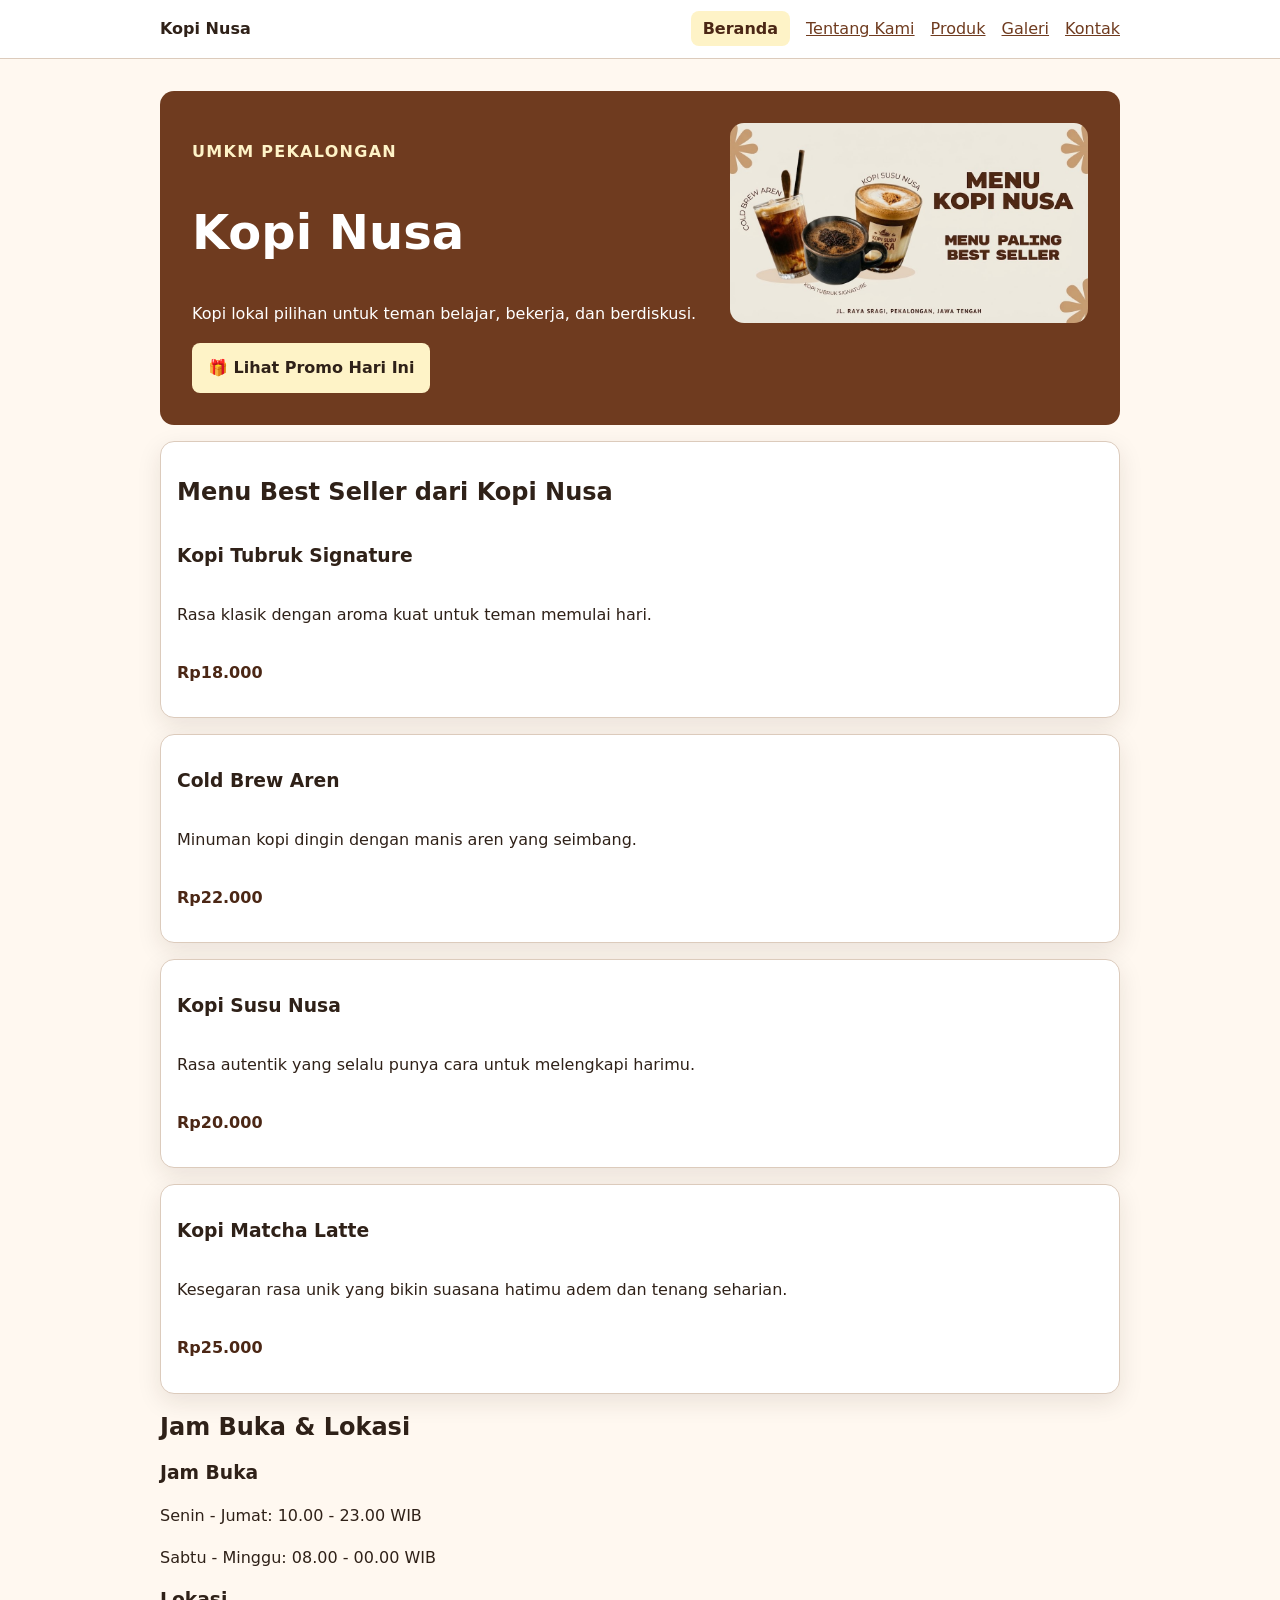
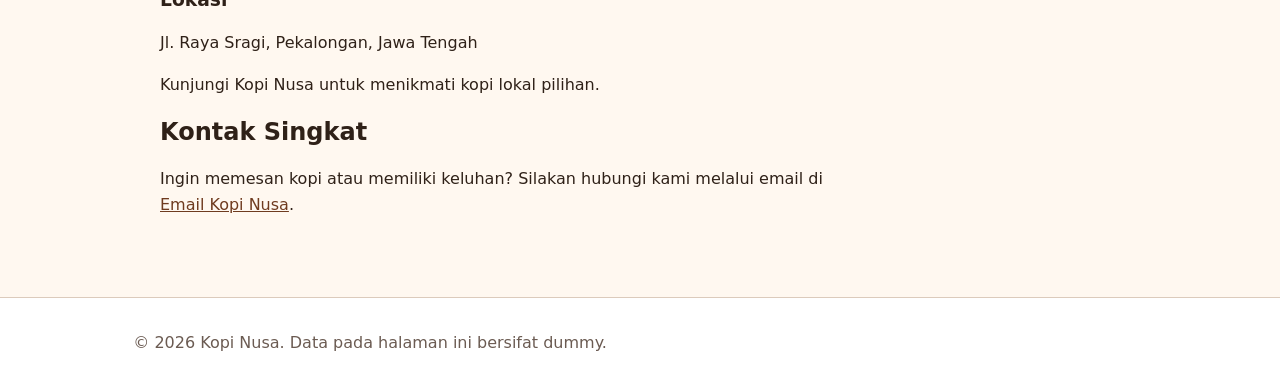
<file: index.html>
<!doctype html>
<html lang="id">
    <head>
        <meta charset="UTF-8">
        <meta name="viewport" content="width=device-width, initial-scale=1">
        <title>Kopi Nusa - Website UMKM</title>
        <link rel="stylesheet" href="css/style.css">
        <script src="js/app.js" defer></script>
     </head>
    <body>
  <a class="skip-link" href="#konten">Lewati ke konten utama</a>
  <header class="site-header">
   <nav class="nav" aria-label="Navigasi utama">
    <a class="brand" href="index.html">Kopi Nusa</a>

    <button class="nav-toggle" id="navToggle"
        type="button"
        aria-label="Buka menu navigasi"
        aria-expanded="false">
        <span></span>
        <span></span>
        <span></span>
    </button>

    <ul id="navMenu">
        <li><a aria-current="page" href="index.html">Beranda</a></li>
        <li><a href="tentang.html">Tentang Kami</a></li>
        <li><a href="produk.html">Produk</a></li>
        <li><a href="galeri.html">Galeri</a></li>
        <li><a href="kontak.html">Kontak</a></li>
    </ul>
</nav>
  </header>

  <main id="konten" class="page">
      <section class="hero" aria-labelledby="hero-title">
  <div class="hero-content">
    <p class="eyebrow">UMKM Pekalongan</p>
    <h1 id="hero-title">Kopi Nusa</h1>
    <p>Kopi lokal pilihan untuk teman belajar, bekerja, dan berdiskusi.</p>
    
    <button id="promoButton" type="button">🎁 Lihat Promo Hari Ini</button>
    <p class="promo-text">🎉 Promo Beli 2 Gratis 1, khusus hari ini!</p>
  </div>

  <img class="hero-image" src="assets/images/kopi-nusa.jpeg"
     width="640" height="360"
     alt="Tiga minuman Kopi Nusa yaitu Cold Brew Aren, Kopi Susu Nusa, dan Kopi Tubruk Signature">
</section>

            <div class="product-list">
  <article class="product-card">
    <h2>Menu Best Seller dari Kopi Nusa</h2>
    <h3>Kopi Tubruk Signature</h3>
    <p>Rasa klasik dengan aroma kuat untuk teman memulai hari.</p>
    <p class="price">Rp18.000</p>
  </article>
  <article class="product-card">
    <h3>Cold Brew Aren</h3>
    <p>Minuman kopi dingin dengan manis aren yang seimbang.</p>
    <p class="price">Rp22.000</p>
  </article>
  <article class="product-card">
    <h3>Kopi Susu Nusa</h3>
    <p>Rasa autentik yang selalu punya cara untuk melengkapi harimu.</p>
    <p class="price">Rp20.000</p>
  </article>
   <article class="product-card">
    <h3>Kopi Matcha Latte</h3>
    <p>Kesegaran rasa unik yang bikin suasana hatimu adem dan tenang seharian.</p>
    <p class="price">Rp25.000</p>
  </article>
</div>

            <section class="info-section" aria-labelledby="info-title">
                <h2 id="info-title">Jam Buka & Lokasi</h2>

                    <section class="info-container">
                    <section class="info-card">
                    <h3>Jam Buka</h3>
                    <p>Senin - Jumat: 10.00 - 23.00 WIB</p>
                    <p>Sabtu - Minggu: 08.00 - 00.00 WIB</p>
                </section>

                <section class="info-card">
                    <h3>Lokasi</h3>
                    <p>Jl. Raya Sragi, Pekalongan, Jawa Tengah</p>
                     <p>Kunjungi Kopi Nusa untuk menikmati kopi lokal pilihan.</p>
                </section>
                
                </section>
            </section>
            <section id="kontak" class="contact">
    <h2>Kontak Singkat</h2>
    <p>
        Ingin memesan kopi atau memiliki keluhan? Silakan hubungi kami melalui email di
        <a href="mailto:kopinusasragi@gmail.com">Email Kopi Nusa</a>.
    </p>
</section>
        </main>

<footer class="site-footer">
    <p>&copy; 2026 Kopi Nusa. Data pada halaman ini bersifat dummy.</p>
</footer>

<script src="js/script.js"></script>
    </body>
</html>
</file>
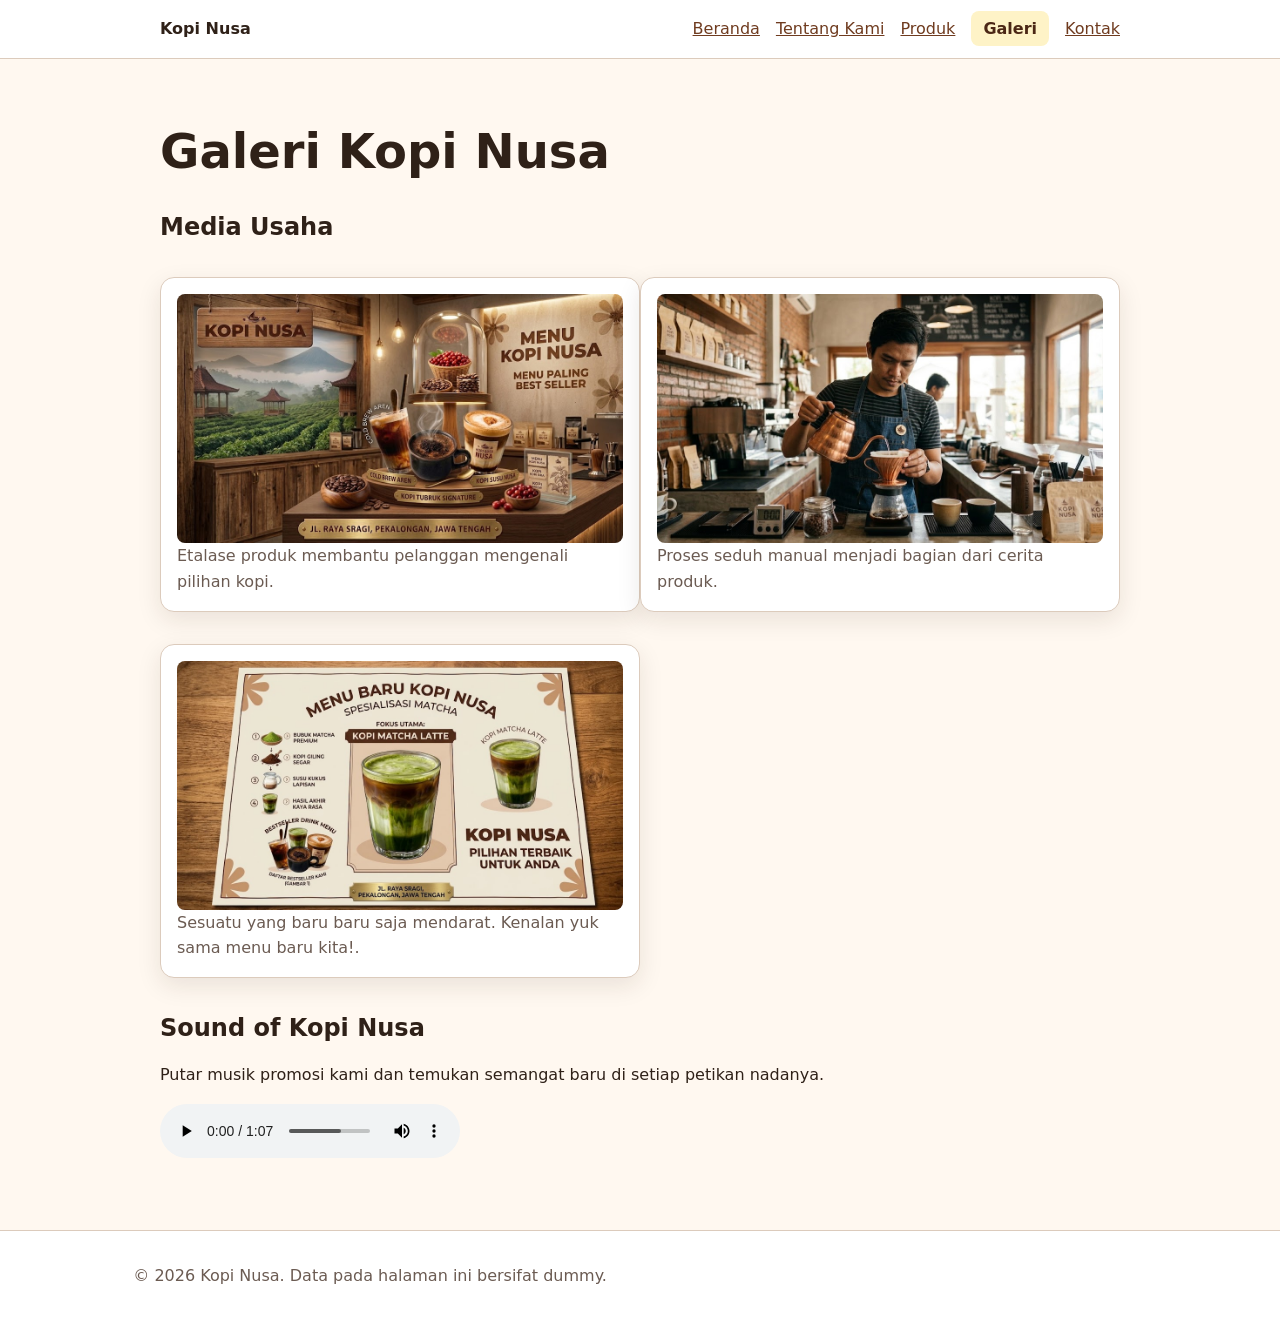
<file: galeri.html>
<!doctype html>
<html lang="id">
  <head>
    <meta charset="utf-8" />
    <meta name="viewport" content="width=device-width, initial-scale=1" />
    <title>Produk Kopi Nusa - Website UMKM</title>
    <link rel="stylesheet" href="css/style.css" />
    <script src="js/app.js" defer></script>
  </head>
   <script src="js/app.js" defer></script>
  <body>
    <a class="skip-link" href="#konten">Lewati ke konten utama</a>
    
    <header class="site-header">
  <nav class="nav" aria-label="Navigasi utama">
    <a class="brand" href="index.html">Kopi Nusa</a>

    <button class="nav-toggle" id="navToggle"
        type="button"
        aria-label="Buka menu navigasi"
        aria-expanded="false">
        <span></span>
        <span></span>
        <span></span>
    </button>

    <ul id="navMenu">
        <li><a href="index.html">Beranda</a></li>
        <li><a href="tentang.html">Tentang Kami</a></li>
        <li><a href="produk.html">Produk</a></li>
        <li><a aria-current="page" href="galeri.html">Galeri</a></li>
        <li><a href="kontak.html">Kontak</a></li>
    </ul>
</nav>
    </header>

    <main id="konten" class="page">
      <h1>Galeri Kopi Nusa</h1>
      
      <section aria-labelledby="media-title">
        <h2 id="media-title">Media Usaha</h2>
        
        <div class="gallery-grid">
          <figure class="media-card">
            <img src="assets/images/etalase-lur.jpeg" width="640" height="360" loading="lazy" alt="Etalase Kopi Nusa berisi kemasan kopi lokal" />
            <figcaption>Etalase produk membantu pelanggan mengenali pilihan kopi.</figcaption>
          </figure>
          
          <figure class="media-card">
            <img src="assets/images/seduh-kopi.jpeg" width="640" height="360" loading="lazy" alt="Barista menuang air panas ke dripper kopi" />
            <figcaption>Proses seduh manual menjadi bagian dari cerita produk.</figcaption>
          </figure>
          
          <figure class="media-card">
            <img src="assets/images/matcha.jpeg" width="640" height="360" loading="lazy" alt="Menu baru bagi pecinta matcha" />
            <figcaption>Sesuatu yang baru baru saja mendarat. Kenalan yuk sama menu baru kita!.</figcaption>
          </figure>
        </div> <!-- Penutup gallery-grid -->
      </section> <!-- Penutup section media-title -->

      <section aria-labelledby="audio-title">
        <h2 id="audio-title">Sound of Kopi Nusa</h2>
        <p id="audio-note">Putar musik promosi kami dan temukan semangat baru di setiap petikan nadanya.</p>
        <audio controls aria-describedby="audio-note" src="assets/audio/Satu_Cangkir_Kopi_Nusa.mp3">
          Browser Anda tidak mendukung pemutar audio.
        </audio>
      </section> <!-- Penutup section audio-title -->
    </main> <!-- Penutup main #konten -->

    <footer class="site-footer">
      <p>&copy; 2026 Kopi Nusa. Data pada halaman ini bersifat dummy.</p>
    </footer>
  </body>
</html>
</file>
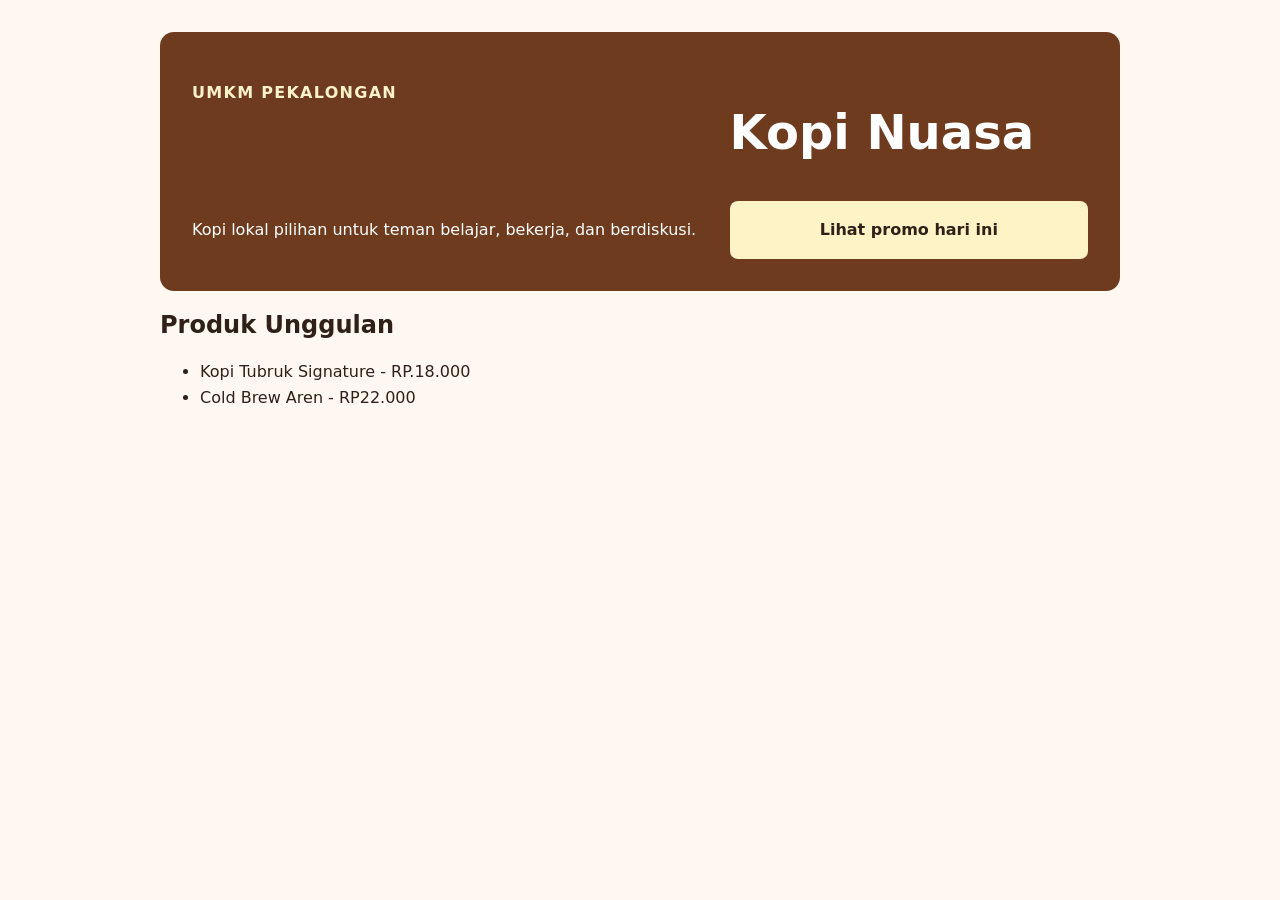
<file: indeks.html>
<!DOCTYPE html>
<html lang="id">
<head>
    <meta charset="UTF-8">
    <meta name="viewport" content="width=device-width, initial-scale=1.0">
    <title>Kopi Nusa - Website UMKM </title>
    <link rel="stylesheet" href="css/style.css">
</head>
<body>
    <main class="page">
        <section class="hero">
            <p class="eyebrow">UMKM Pekalongan</p>
            <h1>Kopi Nuasa</h1>
            <p>Kopi lokal pilihan untuk teman belajar, bekerja, dan berdiskusi.</p>
            <button id="promoButton" type="button">Lihat promo hari ini</button>
        </section>
        
        <section aria-labelledby="produk-title">
            <h2 id="produk-title">Produk Unggulan</h2>
            <ul class="products">
                <li> Kopi Tubruk Signature - RP.18.000</li>
                <li>Cold Brew Aren - RP22.000</li>
            </ul>
        </section>
    </main>
    <script src="js/script.js"></script>
</body>
</html>
</file>
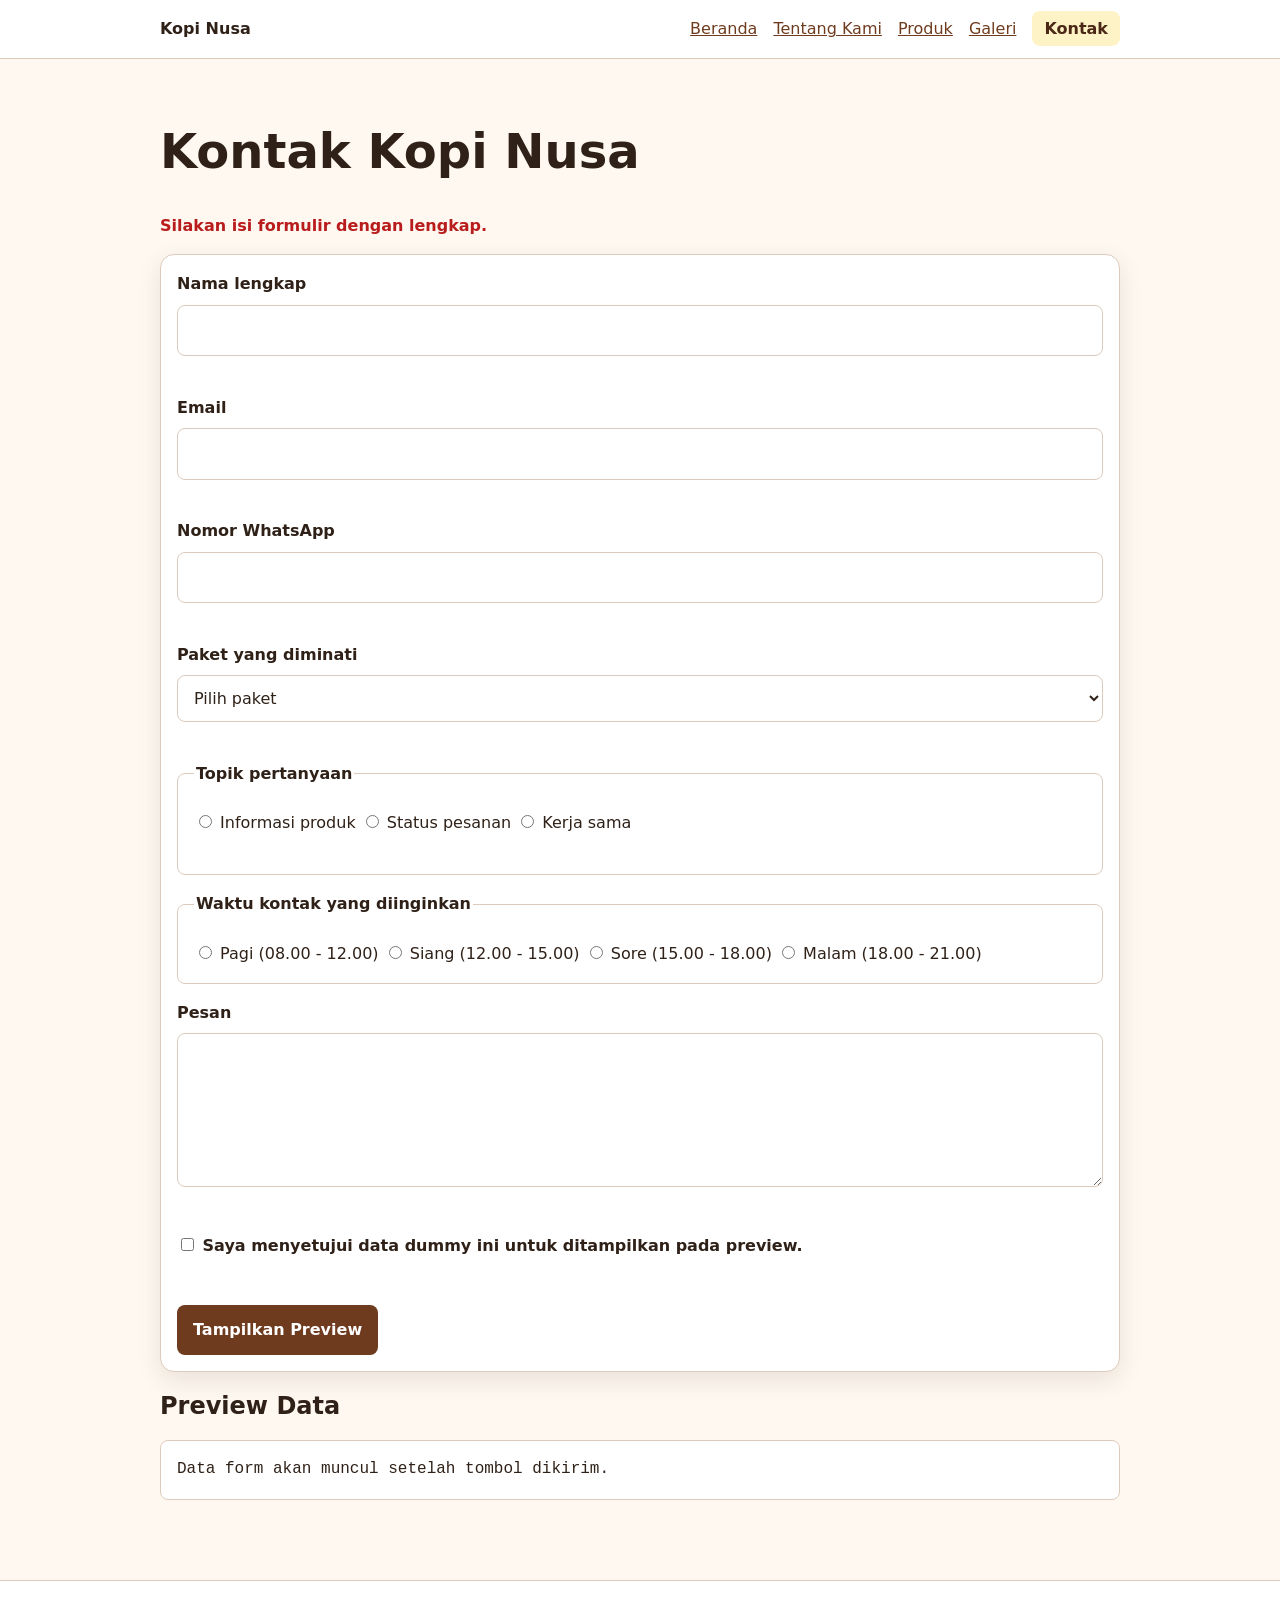
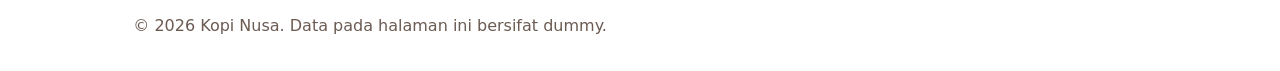
<file: kontak.html>
<!doctype html>
<html lang="id">
  <head>
    <meta charset="utf-8" />
    <meta name="viewport" content="width=device-width, initial-scale=1" />
    <title>Kontak Kopi Nusa - Website UMKM</title>
    <link rel="stylesheet" href="css/style.css" />
  </head>
    <script src="js/app.js" defer></script>
    <script src="js/form.js" defer></script>
    <script src="js/newsletter.js" defer></script>
  <body>
    <a class="skip-link" href="#konten">Lewati ke konten utama</a>
    <header class="site-header">
     <nav class="nav" aria-label="Navigasi utama">
    <a class="brand" href="index.html">Kopi Nusa</a>

    <button class="nav-toggle" id="navToggle"
        type="button"
        aria-label="Buka menu navigasi"
        aria-expanded="false">
        <span></span>
        <span></span>
        <span></span>
    </button>

    <ul id="navMenu">
        <li><a href="index.html">Beranda</a></li>
        <li><a href="tentang.html">Tentang Kami</a></li>
        <li><a href="produk.html">Produk</a></li>
        <li><a href="galeri.html">Galeri</a></li>
        <li><a aria-current="page" href="kontak.html">Kontak</a></li>
    </ul>
</nav>
    </header>
    <main id="konten" class="page">
      <h1>Kontak Kopi Nusa</h1>
     <p id="form-feedback" class="form-feedback" aria-live="polite">
  Silakan isi formulir dengan lengkap.
</p>

<form id="form-kontak" action="#" method="post" novalidate>

  <div class="field">
    <label for="nama">Nama lengkap</label>
    <input id="nama" name="nama" type="text"
      autocomplete="name" required minlength="3"
      aria-describedby="nama-error" />
    <p id="nama-error" class="field-error" aria-live="polite"></p>
  </div>

  <div class="field">
    <label for="email">Email</label>
    <input id="email" name="email" type="email"
      autocomplete="email" required
      aria-describedby="email-error" />
    <p id="email-error" class="field-error" aria-live="polite"></p>
  </div>

  <div class="field">
    <label for="telepon">Nomor WhatsApp</label>
    <input id="telepon" name="telepon" type="tel"
      required pattern="[0-9]{10,14}"
      aria-describedby="telepon-error" />
    <p id="telepon-error" class="field-error" aria-live="polite"></p>
  </div>

  <div class="field">
    <label for="paket">Paket yang diminati</label>
    <select id="paket" name="paket" required
      aria-describedby="paket-error">
      <option value="">Pilih paket</option>
      <option value="rumahan">Paket rumahan</option>
      <option value="kantor">Paket kantor</option>
      <option value="reseller">Paket reseller</option>
    </select>
    <p id="paket-error" class="field-error" aria-live="polite"></p>
  </div>

  <fieldset aria-describedby="topik-error">
    <legend>Topik pertanyaan</legend>
    <label><input type="radio" name="topik" value="produk" required /> Informasi produk</label>
    <label><input type="radio" name="topik" value="pesanan" /> Status pesanan</label>
    <label><input type="radio" name="topik" value="kerja-sama" /> Kerja sama</label>
    <p id="topik-error" class="field-error" aria-live="polite"></p>
  </fieldset>

  <fieldset>
    <legend>Waktu kontak yang diinginkan</legend>
    <label><input type="radio" name="waktu_kontak" value="pagi" required /> Pagi (08.00 - 12.00)</label>
    <label><input type="radio" name="waktu_kontak" value="siang" /> Siang (12.00 - 15.00)</label>
    <label><input type="radio" name="waktu_kontak" value="sore" /> Sore (15.00 - 18.00)</label>
    <label><input type="radio" name="waktu_kontak" value="malam" /> Malam (18.00 - 21.00)</label>
  </fieldset>

  <div class="field">
    <label for="pesan">Pesan</label>
    <textarea id="pesan" name="pesan" rows="5"
      required minlength="20"
      aria-describedby="pesan-error"></textarea>
    <p id="pesan-error" class="field-error" aria-live="polite"></p>
  </div>

  <div class="field">
    <label>
      <input type="checkbox" id="setuju" name="setuju" required />
      Saya menyetujui data dummy ini untuk ditampilkan pada preview.
    </label>
    <p id="setuju-error" class="field-error" aria-live="polite"></p>
  </div>

  <button type="submit">Tampilkan Preview</button>
</form>

<section aria-labelledby="preview-title">
  <h2 id="preview-title">Preview Data</h2>
  <pre id="preview-form" aria-live="polite">Data form akan muncul setelah tombol dikirim.</pre>
</section>
    </main>
    <footer class="site-footer">
      <p>&copy; 2026 Kopi Nusa. Data pada halaman ini bersifat dummy.</p>
    </footer>
  </body>
</html>
</file>
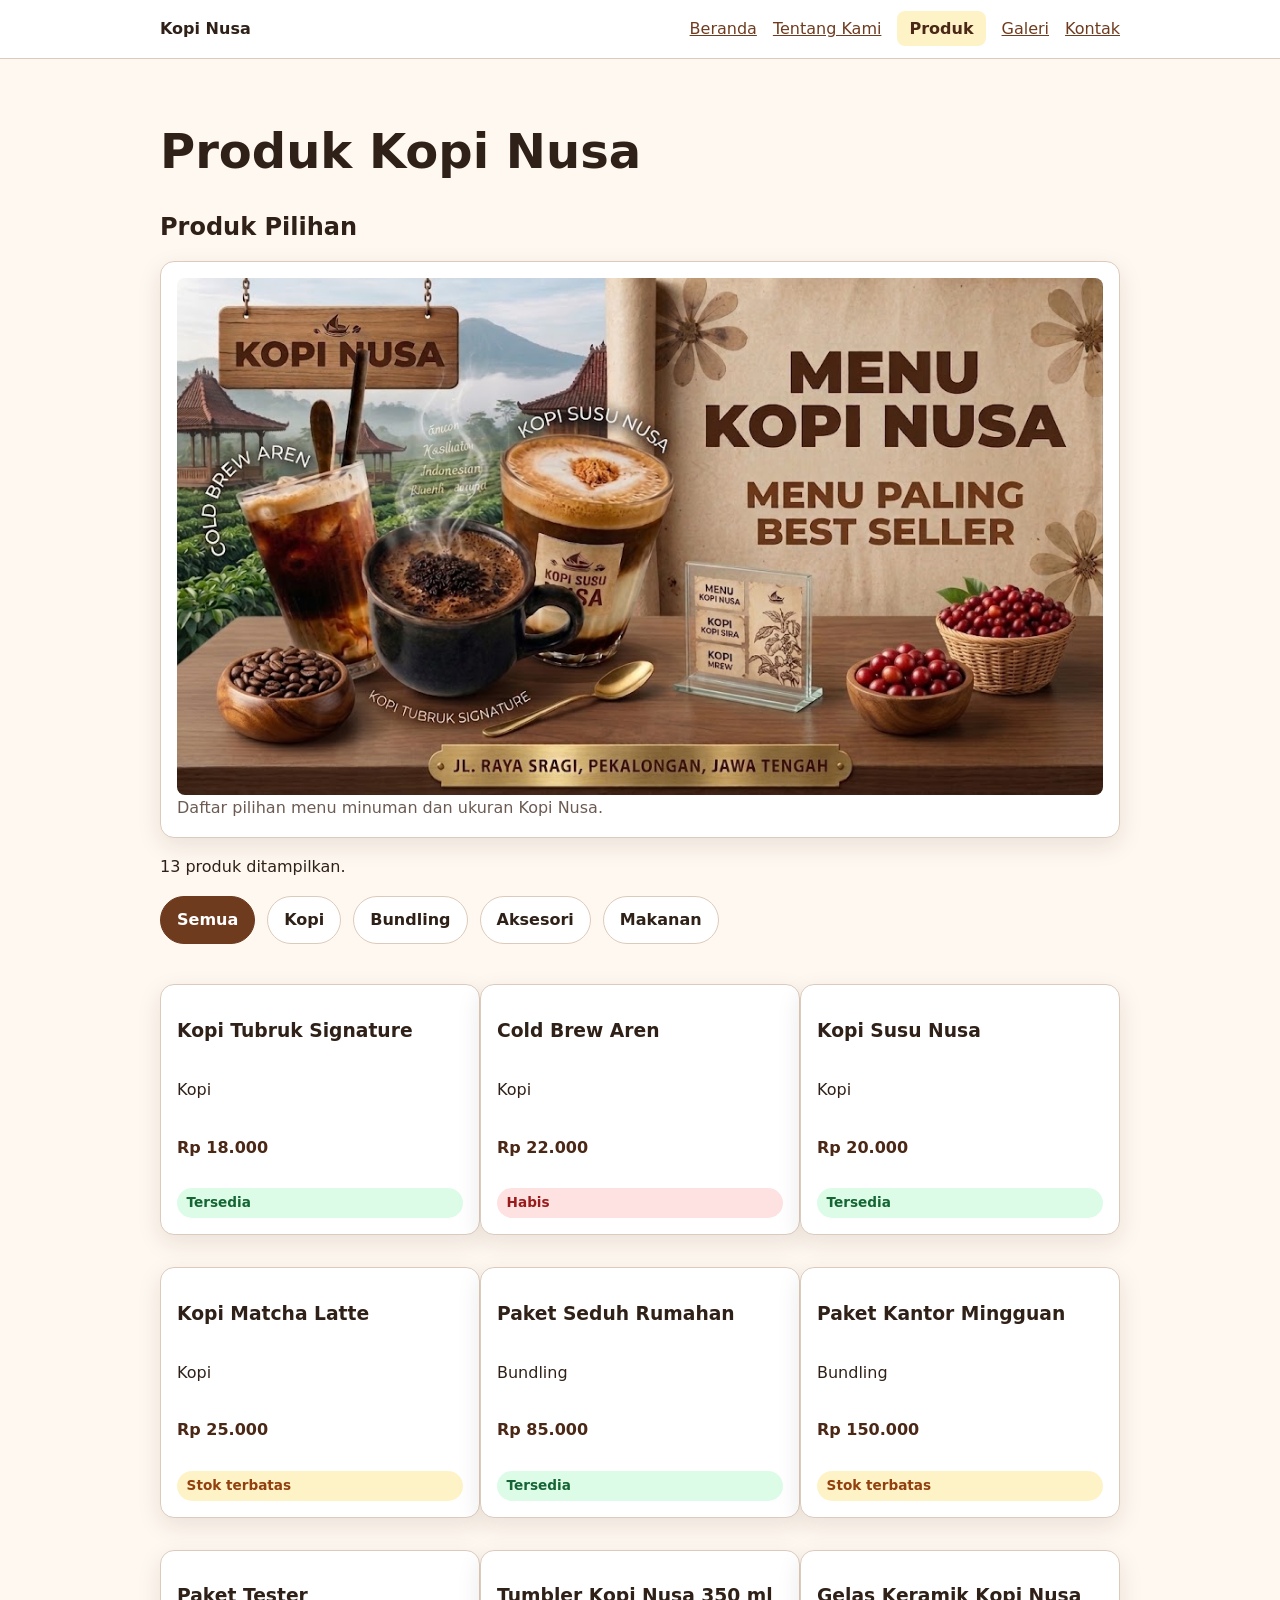
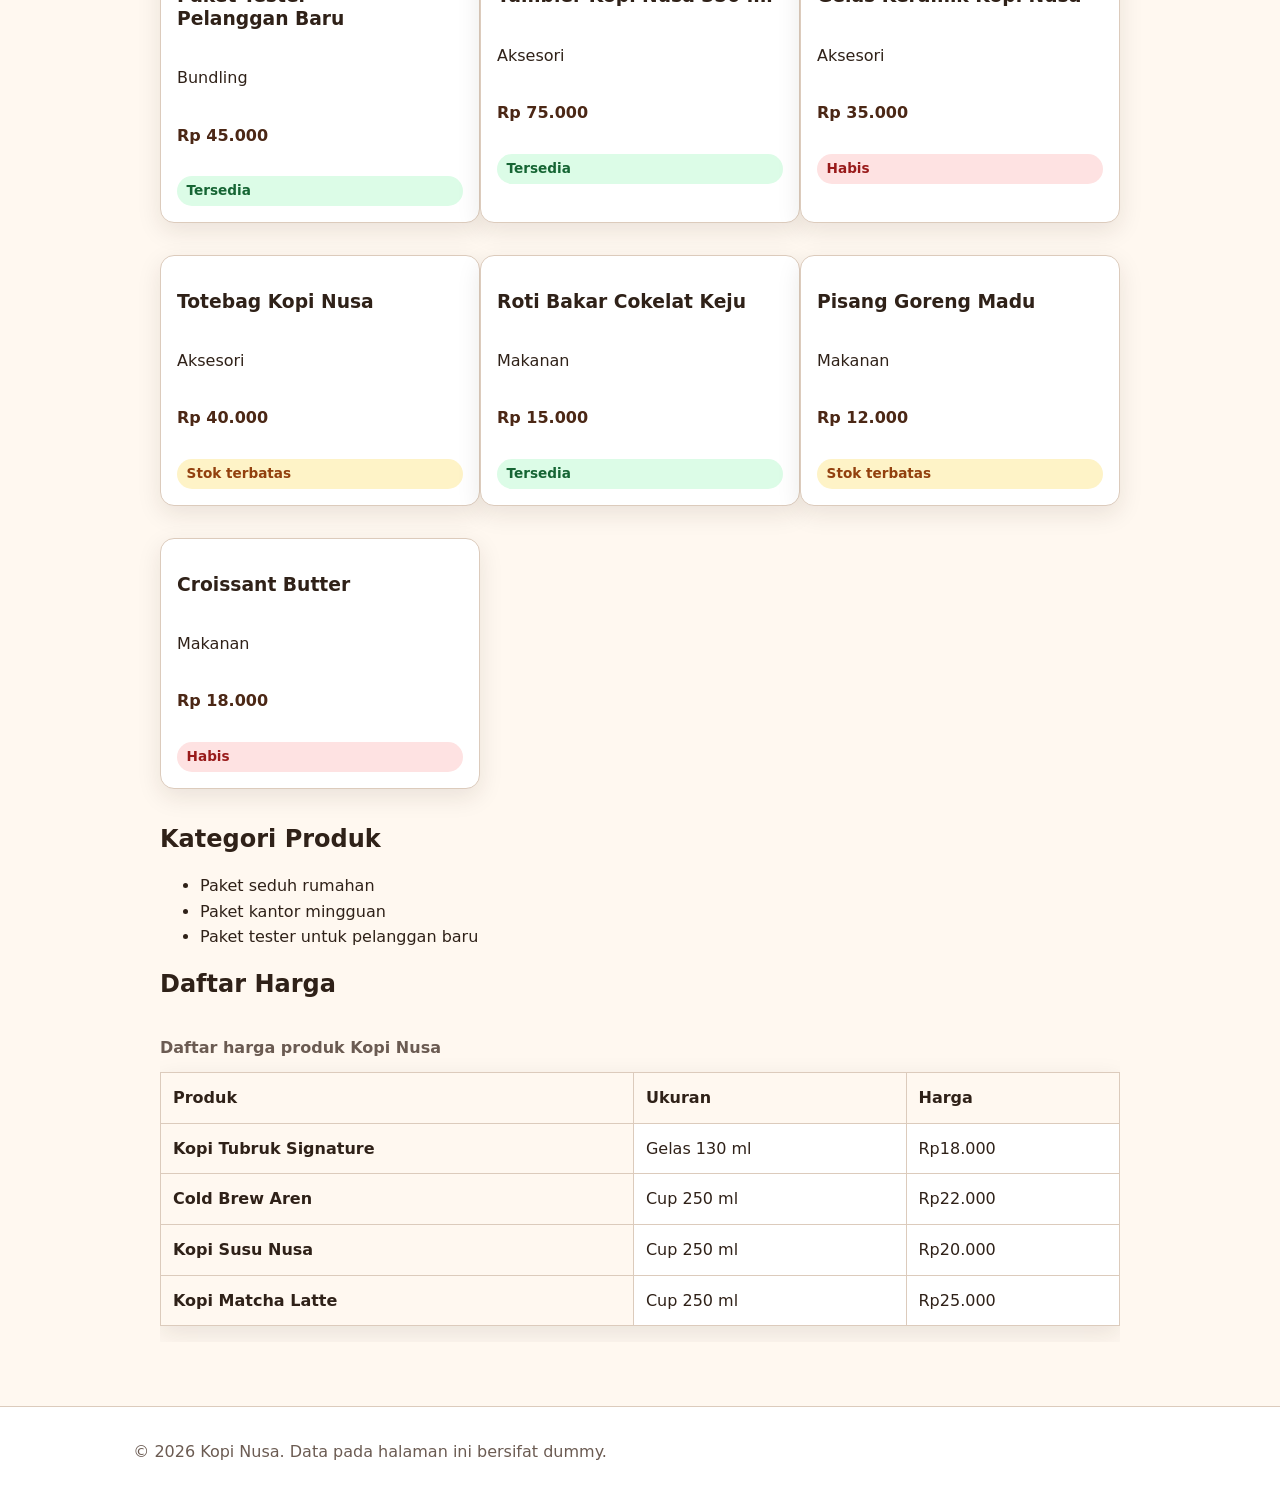
<file: produk.html>
<!doctype html>
<html lang="id">
  <head>
    <meta charset="utf-8" />
    <meta name="viewport" content="width=device-width, initial-scale=1" />
    <title>Produk Kopi Nusa - Website UMKM</title>
    <link rel="stylesheet" href="css/style.css" />
    <script src="js/app.js" defer></script>
  </head>
  <body>
    <a class="skip-link" href="#konten">Lewati ke konten utama</a>
    <header class="site-header">
     <nav class="nav" aria-label="Navigasi utama">
    <a class="brand" href="index.html">Kopi Nusa</a>

    <button class="nav-toggle" id="navToggle"
        type="button"
        aria-label="Buka menu navigasi"
        aria-expanded="false">
        <span></span>
        <span></span>
        <span></span>
    </button>

    <ul id="navMenu">
        <li><a href="index.html">Beranda</a></li>
       <li><a  href="tentang.html">Tentang Kami</a></li>
        <li><a aria-current="page" href="produk.html">Produk</a></li>
        <li><a href="galeri.html">Galeri</a></li>
        <li><a href="kontak.html">Kontak</a></li>
    </ul>
</nav>
    </header>
    <main id="konten" class="page">
      <h1>Produk Kopi Nusa</h1>
      <section aria-labelledby="produk-pilihan-title">
  <h2 id="produk-pilihan-title">Produk Pilihan</h2>
   <figure class="media-card">
  <img src="assets/images/menu-lur.jpeg" alt="Daftar menu Kopi Nusa yang paling the best" />
  <figcaption>Daftar pilihan menu minuman dan ukuran Kopi Nusa.</figcaption>
</figure>
    <p id="produk-status" aria-live="polite"></p>

<div class="filter-bar">
    <button class="filter-button is-active" data-filter="Semua">Semua</button>
    <button class="filter-button" data-filter="Kopi">Kopi</button>
    <button class="filter-button" data-filter="Bundling">Bundling</button>
    <button class="filter-button" data-filter="Aksesori">Aksesori</button>
    <button class="filter-button" data-filter="Makanan">Makanan</button>
</div>

<div id="produk-grid" class="product-grid"></div>
      <section aria-labelledby="kategori-title">
  <h2 id="kategori-title">Kategori Produk</h2>
  <ul>
    <li>Paket seduh rumahan</li>
    <li>Paket kantor mingguan</li>
    <li>Paket tester untuk pelanggan baru</li>
  </ul>
</section>
<section aria-labelledby="harga-title">
  <h2 id="harga-title">Daftar Harga</h2>
  <div class="table-scroll" role="region" aria-labelledby="daftar-harga-caption" tabindex="0">
  <table>
    <caption id="daftar-harga-caption">Daftar harga produk Kopi Nusa</caption>
    <thead>
      <tr>
        <th scope="col">Produk</th>
        <th scope="col">Ukuran</th>
        <th scope="col">Harga</th>
      </tr>
    </thead>
    <tbody>
      <tr>
        <th scope="row">Kopi Tubruk Signature</th>
        <td>Gelas 130 ml</td>
        <td>Rp18.000</td>
      </tr>
      <tr>
        <th scope="row">Cold Brew Aren</th>
        <td>Cup 250 ml</td>
        <td>Rp22.000</td>
      </tr>
      <tr>
        <th scope="row">Kopi Susu Nusa</th>
        <td>Cup 250 ml</td>
        <td>Rp20.000</td>
      </tr>
      <tr>
        <th scope="row">Kopi Matcha Latte</th>
        <td>Cup 250 ml</td>
        <td>Rp25.000</td>
      </tr>
    </tbody>
  </table>
  </div>
</section>
    </main>
    <footer class="site-footer">
      <p>&copy; 2026 Kopi Nusa. Data pada halaman ini bersifat dummy.</p>
    </footer>
  </body>
</html>
</file>
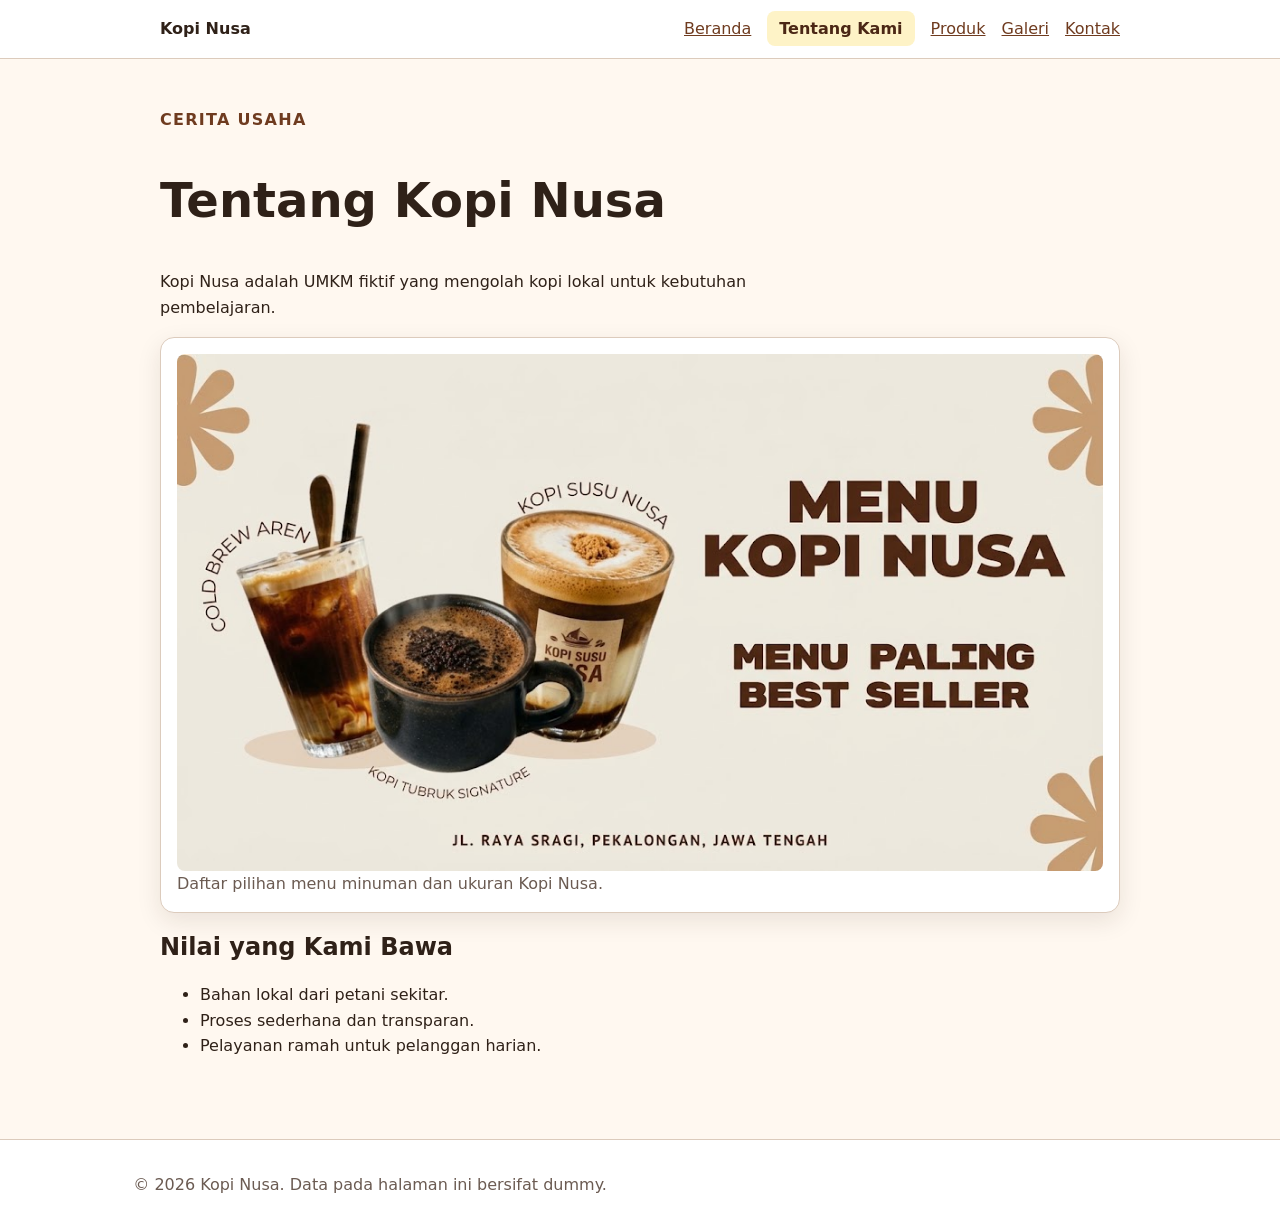
<file: tentang.html>
<!doctype html>
<html lang="id">
  <head>
    <meta charset="utf-8" />
    <meta name="viewport" content="width=device-width, initial-scale=1" />
    <title>Tentang Kopi Nusa - Website UMKM</title>
    <link rel="stylesheet" href="css/style.css" />
  </head>
   <script src="js/app.js" defer></script>
  <body>
    <a class="skip-link" href="#konten">Lewati ke konten utama</a>
    <header class="site-header">
    <nav class="nav" aria-label="Navigasi utama">
    <a class="brand" href="index.html">Kopi Nusa</a>

    <button class="nav-toggle" id="navToggle"
        type="button"
        aria-label="Buka menu navigasi"
        aria-expanded="false">
        <span></span>
        <span></span>
        <span></span>
    </button>

    <ul id="navMenu">
        <li><a href="index.html">Beranda</a></li>
        <li><a aria-current="page" href="tentang.html">Tentang Kami</a></li>
        <li><a href="produk.html">Produk</a></li>
        <li><a href="galeri.html">Galeri</a></li>
        <li><a href="kontak.html">Kontak</a></li>
    </ul>
</nav>
    </header>
    <main id="konten" class="page">
      <section aria-labelledby="tentang-title">
        <p class="eyebrow">Cerita Usaha</p>
        <h1 id="tentang-title">Tentang Kopi Nusa</h1>
        <p>Kopi Nusa adalah UMKM fiktif yang mengolah kopi lokal untuk kebutuhan pembelajaran.</p>
       <figure class="media-card">
          <img src="assets/images/kopi-nusa.jpeg" width="640" height="360" loading="lazy" 
               alt="Tiga minuman Kopi Nusa yaitu Cold Brew Aren, Kopi Susu Nusa, dan Kopi Tubruk Signature">
          <figcaption>Daftar pilihan menu minuman dan ukuran Kopi Nusa.</figcaption>
        </figure>
      </section>
      <section aria-labelledby="nilai-title">
        <h2 id="nilai-title">Nilai yang Kami Bawa</h2>
        <ul>
          <li>Bahan lokal dari petani sekitar.</li>
          <li>Proses sederhana dan transparan.</li>
          <li>Pelayanan ramah untuk pelanggan harian.</li>
        </ul>
      </section>
    </main>
    <footer class="site-footer">
      <p>&copy; 2026 Kopi Nusa. Data pada halaman ini bersifat dummy.</p>
    </footer>
    <script src="js/script.js"></script>
  </body>
</html>
</file>
<file: css/style.css>
:root {
  --color-primary: #6f3b1f;
  --color-primary-strong: #4b2715;
  --color-text: #2f2118;
  --color-muted: #6b5b52;
  --color-surface: #ffffff;
  --color-surface-soft: #fff8f0;
  --color-border: #dccbbc;
  --color-focus: #1d4ed8;

  --space-1: 0.5rem;
  --space-2: 0.75rem;
  --space-3: 1rem;
  --space-4: 1.5rem;
  --space-5: 2rem;

  --radius-sm: 0.5rem;
  --radius-md: 0.875rem;

  --shadow-card: 0 0.5rem 1.5rem rgb(47 33 24 / 0.1);
}

*,
*::before,
*::after {
  box-sizing: border-box;
}

html {
  color-scheme: light;
}

body {
  margin: 0;
  color: var(--color-text);
  background: var(--color-surface-soft);
  font-family: system-ui, -apple-system, BlinkMacSystemFont, "Segoe UI", sans-serif;
  font-size: 1rem;
  line-height: 1.6;
}

img {
  max-width: 100%;
  height: auto;
}

a {
  color: var(--color-primary);
}

a:hover {
  color: var(--color-primary-strong);
}

:focus-visible {
  outline: 3px solid var(--color-focus);
  outline-offset: 3px;
}

.skip-link {
  position: absolute;
  top: -5rem;
  left: var(--space-3);
  padding: var(--space-2) var(--space-3);
  color: var(--color-surface);
  background: var(--color-text);
}

.skip-link:focus {
  top: var(--space-3);
}

.site-header,
.site-footer {
  padding: var(--space-3) var(--space-4);
  background: var(--color-surface);
  border-bottom: 1px solid var(--color-border);
}

.site-footer {
  margin-top: var(--space-5);
  color: var(--color-muted);
  text-align: center;
  border-top: 1px solid var(--color-border);
  border-bottom: 0;
}

.page {
  width: min(100% - 2rem, 60rem);
  margin-inline: auto;
  padding-block: var(--space-5);
}

.nav {
  width: min(100% - 2rem, 60rem);
  margin-inline: auto;
  display: flex;
  flex-direction: column;
  gap: var(--space-3);
  align-items: flex-start;
}

.brand {
  display: inline-block;
  margin-bottom: 0;
  color: var(--color-text);
  font-weight: 800;
  text-decoration: none;
}

.nav ul {
  padding: 0;
  margin: 0;
  list-style: none;
  display: flex;
  flex-direction: column;
  gap: var(--space-2);
  flex-wrap: wrap;
}

.nav li {
  margin: 0;
}

.nav a[aria-current="page"] {
  padding: var(--space-1) var(--space-2);
  color: var(--color-primary-strong);
  font-weight: 700;
  text-decoration: none;
  background: #fef3c7;
  border-radius: var(--radius-sm);
}

.hero {
  padding: var(--space-5);
  color: var(--color-surface);
  background: var(--color-primary);
  border-radius: var(--radius-md);
  display: grid;
  grid-template-columns: 1fr;
}

.hero-image {
  width: 100%;
  border-radius: var(--radius-md);
}

h1,
h2,
h3 {
  line-height: 1.2;
  text-wrap: balance;
}

h1 {
  font-size: clamp(2rem, 6vw, 3rem);
}

p,
li {
  max-width: 68ch;
}

.eyebrow {
  color: var(--color-primary);
  font-weight: 800;
  letter-spacing: 0.08em;
  text-transform: uppercase;
}

.hero .eyebrow {
  color: #fef3c7;
}

.price {
  color: var(--color-primary-strong);
  font-weight: 800;
}

.button,
button {
  display: inline-block;
  padding: var(--space-2) var(--space-3);
  color: var(--color-surface);
  font: inherit;
  font-weight: 700;
  text-decoration: none;
  cursor: pointer;
  background: var(--color-primary);
  border: 0;
  border-radius: var(--radius-sm);
}

.button:hover,
button:hover {
  color: var(--color-surface);
  background: var(--color-primary-strong);
}

.hero button {
  color: var(--color-text);
  background: #fef3c7;
}

.hero button:hover {
  color: var(--color-text);
  background: #fde68a;
}

.promo-text {
  display: none;
  margin-top: var(--space-3);
  padding: var(--space-2) var(--space-3);
  background: rgba(255, 255, 255, 0.15);
  backdrop-filter: blur(8px);
  color: #ffffff;
  border-left: 4px solid #fef3c7;
  border-radius: var(--radius-sm);
  font-weight: 700;
  animation: slideDown 0.35s ease forwards;
}

@keyframes slideDown {
  from {
    opacity: 0;
    transform: translateY(-8px);
  }
  to {
    opacity: 1;
    transform: translateY(0);
  }
}

.product-card,
.media-card,
table,
form {
  margin-block: var(--space-3);
  padding: var(--space-3);
  background: var(--color-surface);
  border: 1px solid var(--color-border);
  border-radius: var(--radius-md);
  box-shadow: var(--shadow-card);
}

.product-card {
  display: flex;
  flex-direction: column;
}

.product-badge {
  align-self: flex-start;
  padding: 0.25rem var(--space-2);
  color: var(--color-primary-strong);
  font-size: 0.875rem;
  font-weight: 800;
  background: #fef3c7;
  border-radius: 999px;
}

.card-actions {
  display: flex;
  gap: var(--space-2);
  align-items: center;
  flex-wrap: wrap;
  margin-top: auto;
}

figure {
  margin-inline: 0;
}

figcaption,
caption {
  color: var(--color-muted);
}

table {
  width: 100%;
  border-collapse: collapse;
  border-radius: 0;
}

caption {
  margin-bottom: var(--space-2);
  font-weight: 700;
  text-align: left;
}

th,
td {
  padding: var(--space-2);
  text-align: left;
  border: 1px solid var(--color-border);
}

th {
  background: var(--color-surface-soft);
}

.product-grid,
.gallery-grid { 
  display: grid;
  grid-template-columns: 1fr; 
}

.table-scroll { 
  max-width: 100%; 
  overflow-x: auto; 
}

.table-scroll:focus-visible { 
  outline: 3px solid var(--color-focus); 
  outline-offset: 3px; 
}

.table-scroll table { 
  min-width: 40rem; 
}

.field {
  margin-bottom: var(--space-3);
}

.field label,
legend {
  display: block;
  margin-bottom: var(--space-1);
  font-weight: 700;
}

.field input,
.field select,
.field textarea {
  width: 100%;
  padding: var(--space-2);
  color: inherit;
  font: inherit;
  background: var(--color-surface);
  border: 1px solid var(--color-border);
  border-radius: var(--radius-sm);
}

input[type="radio"],
input[type="checkbox"] {
  width: auto;
}

fieldset {
  margin: 0 0 var(--space-3);
  padding: var(--space-3);
  border: 1px solid var(--color-border);
  border-radius: var(--radius-sm);
}

audio {
  max-width: 100%;
}

#preview-form {
  padding: var(--space-3);
  white-space: pre-wrap;
  background: var(--color-surface);
  border: 1px solid var(--color-border);
  border-radius: var(--radius-sm);
}

@media (min-width: 42rem) {
  .nav ul { 
    flex-direction: row; 
  }
  .gallery-grid { 
    grid-template-columns: repeat(2, minmax(0, 1fr)); 
  }
}

@media (min-width: 48rem) {
  .hero { 
    grid-template-columns: 1.2fr 0.8fr; 
  }
  .product-grid { 
    grid-template-columns: repeat(2, minmax(0, 1fr)); 
  }
}

@media (min-width: 60rem) {
  .nav { 
    flex-direction: row; 
    align-items: center; 
    justify-content: space-between; 
  }
  .product-grid { 
    grid-template-columns: repeat(3, minmax(0, 1fr)); 
  }
}

.media-card img {
  width: 100%;
  height: auto;
  display: block;
  border-radius: var(--radius-sm);
}

.js-product-grid {
  display: grid;
  grid-template-columns: repeat(auto-fit, minmax(14rem, 1fr));
  gap: var(--space-4);
}

.js-product-card {
  padding: var(--space-4);
  border: 1px solid var(--color-border);
  border-radius: var(--radius-lg);
  background: var(--color-surface);
}

.stock-badge {
  display: inline-flex;
  margin-block-start: var(--space-2);
  padding: 0.25rem 0.6rem;
  border-radius: 999px;
  font-size: 0.85rem;
  font-weight: 700;
  background: #dcfce7;
  color: #166534;
}

.stock-badge.warning {
  background: #fef3c7;
  color: #92400e;
}

.stock-badge.empty {
  background: #fee2e2;
  color: #991b1b;
}

/* Hamburger Menu */
.nav {
    flex-direction: row;
    align-items: center;
    justify-content: space-between;
    position: relative;
}

.nav ul {
    display: flex;
    flex-direction: row;
    align-items: center;
    gap: var(--space-3);
}

.nav-toggle {
    display: none;
    background: none;
    border: none;
    cursor: pointer;
    padding: 8px;
}

.nav-toggle span {
    display: block;
    width: 25px;
    height: 3px;
    background: #fff;
    margin: 5px 0;
    border-radius: 3px;
}

/* PERBAIKAN MENU HAMBURGER */
@media (max-width: 59.99rem) {

    .nav {
        display: flex;
        flex-direction: row;
        align-items: center;
        justify-content: space-between;
        flex-wrap: wrap;
        position: relative;
    }

    .nav .brand {
        margin-right: auto;
    }

    .nav-toggle {
        display: block !important;
        order: 2;
        cursor: pointer;
        background: #542d1b;
        border: none;
        padding: 8px;
        border-radius: 7px;
    }

    .nav-toggle span {
        display: block;
        width: 25px;
        height: 3px;
        margin: 5px 0;
        background: white;
    }

    .nav ul {
        display: none !important;
        flex-direction: column;
        align-items: flex-start;
        width: 100%;
        flex-basis: 100%;
        margin-top: 12px;
        padding: 15px;
        background: white;
        border: 1px solid #ddd;
        border-radius: 8px;
    }

    .nav ul.active {
        display: flex !important;
    }
}
.stock-badge.warning {
  background: #fef3c7;
  color: #92400e;
}

#produk-unggulan {
  font-weight: 700;
  color: var(--color-primary, #6f3b1f);
}

.filter-bar {
  display: flex;
  flex-wrap: wrap;
  gap: 0.75rem;
  margin-block: 1rem 1.5rem;
}

.filter-button {
  border: 1px solid var(--color-border, #cbd5e1);
  border-radius: 999px;
  background: #ffffff;
  color: var(--color-text, #1f2937);
  padding: 0.65rem 1rem;
  font-weight: 700;
  cursor: pointer;
}

.filter-button:hover,
.filter-button:focus-visible {
  border-color: var(--color-primary, #2563eb);
  outline: 3px solid rgb(37 99 235 / 20%);
  outline-offset: 2px;
}

.filter-button.is-active {
  background: var(--color-primary, #2563eb);
  border-color: var(--color-primary, #2563eb);
  color: #ffffff;
}

.empty-state {
  grid-column: 1 / -1;
  border: 1px dashed #94a3b8;
  border-radius: 1rem;
  padding: 1rem;
  background: #ffffff;
  color: #64748b;
}

.field-error,
.form-feedback {
  margin: 0;
  color: #b91c1c;
  font-weight: 700;
}

.field-error {
  min-height: 1.4rem;
}

[aria-invalid="true"] {
  border-color: #b91c1c;
  box-shadow: 0 0 0 3px rgb(185 28 28 / 15%);
}

.form-feedback.success {
  color: #166534;
}
</file>
